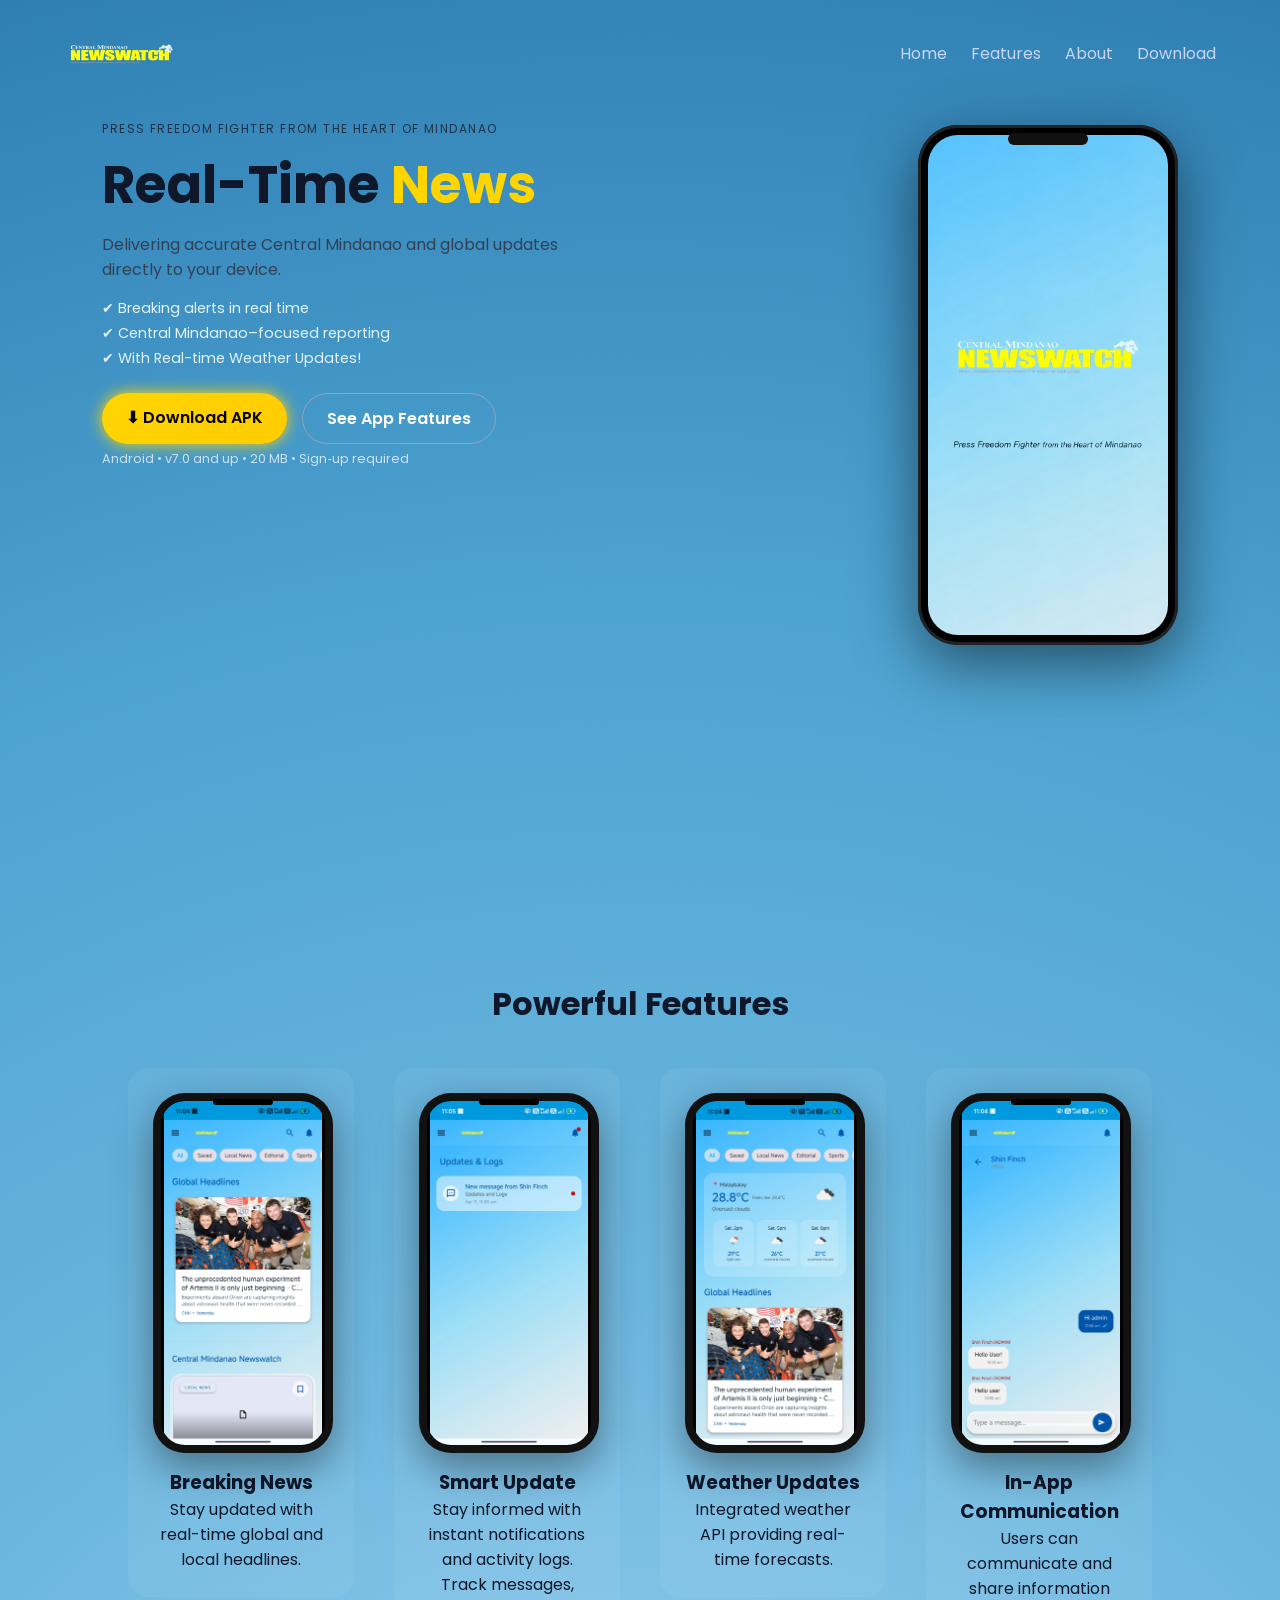
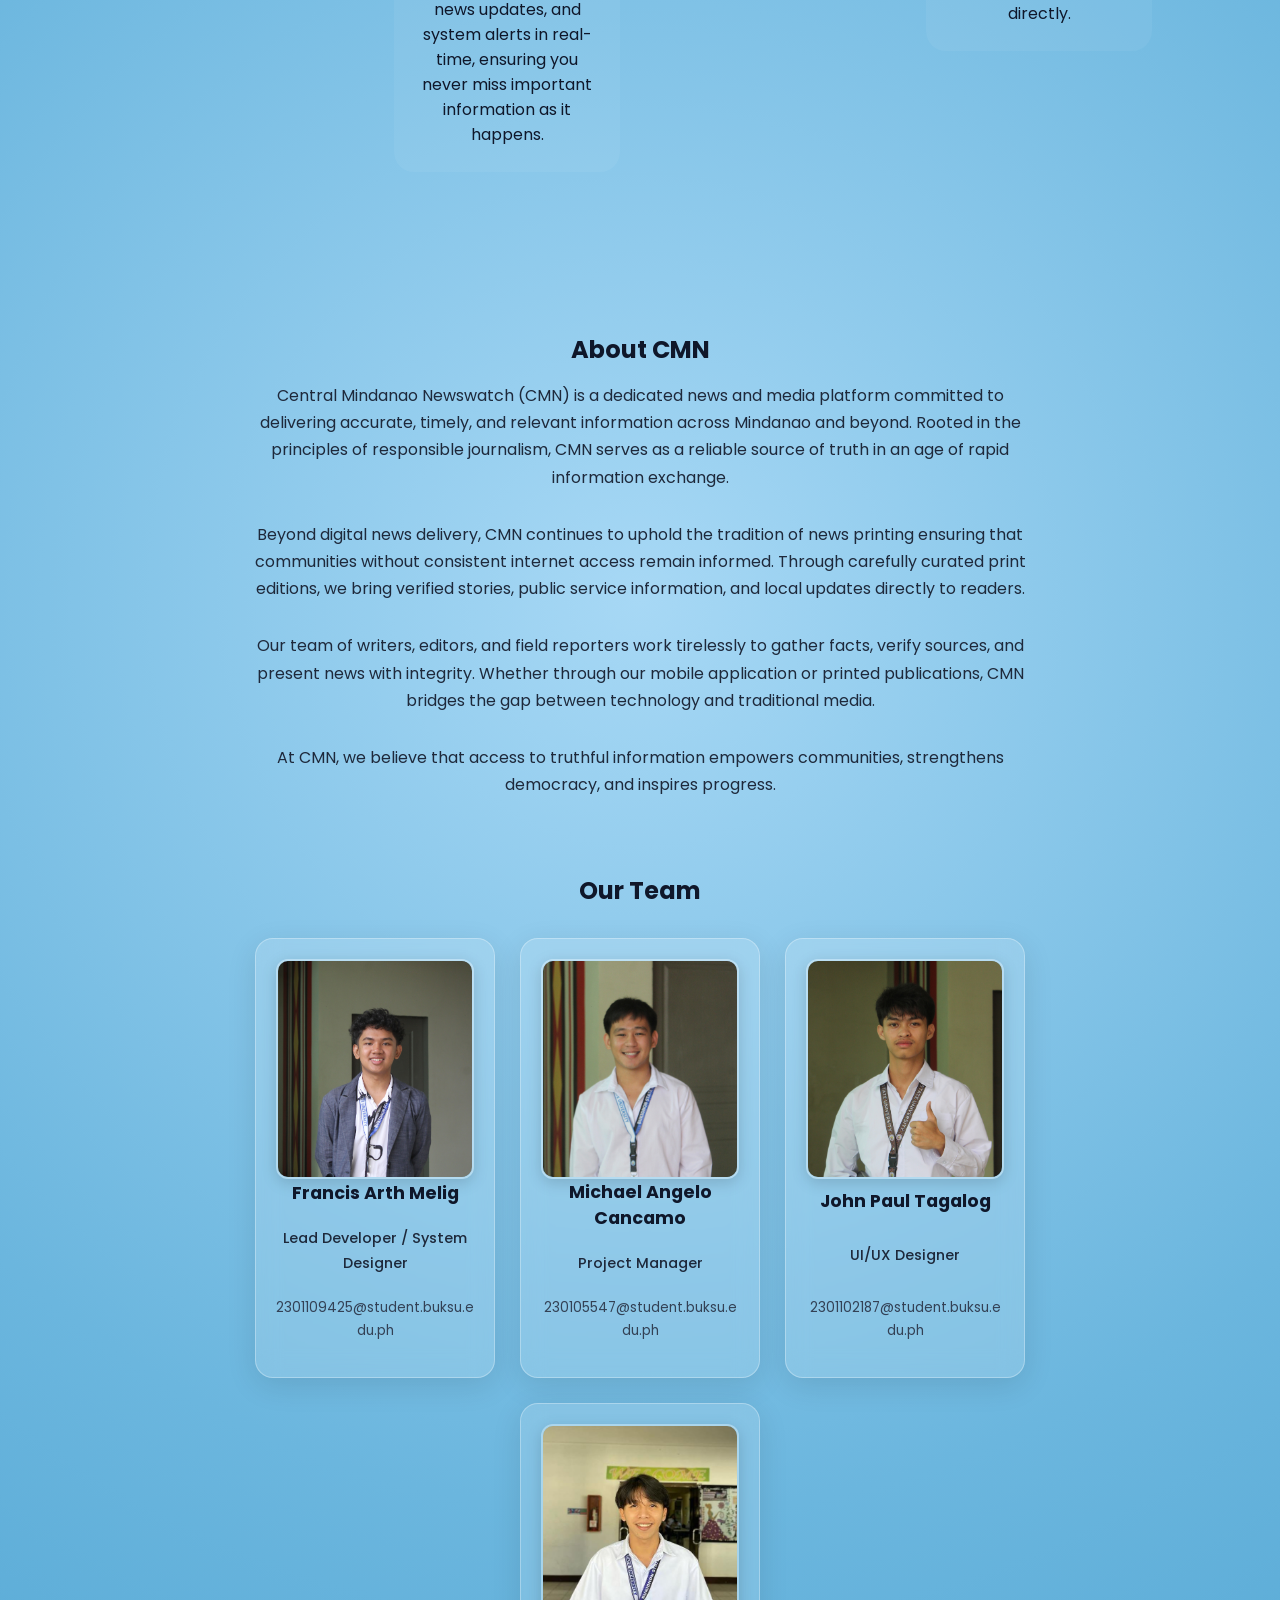
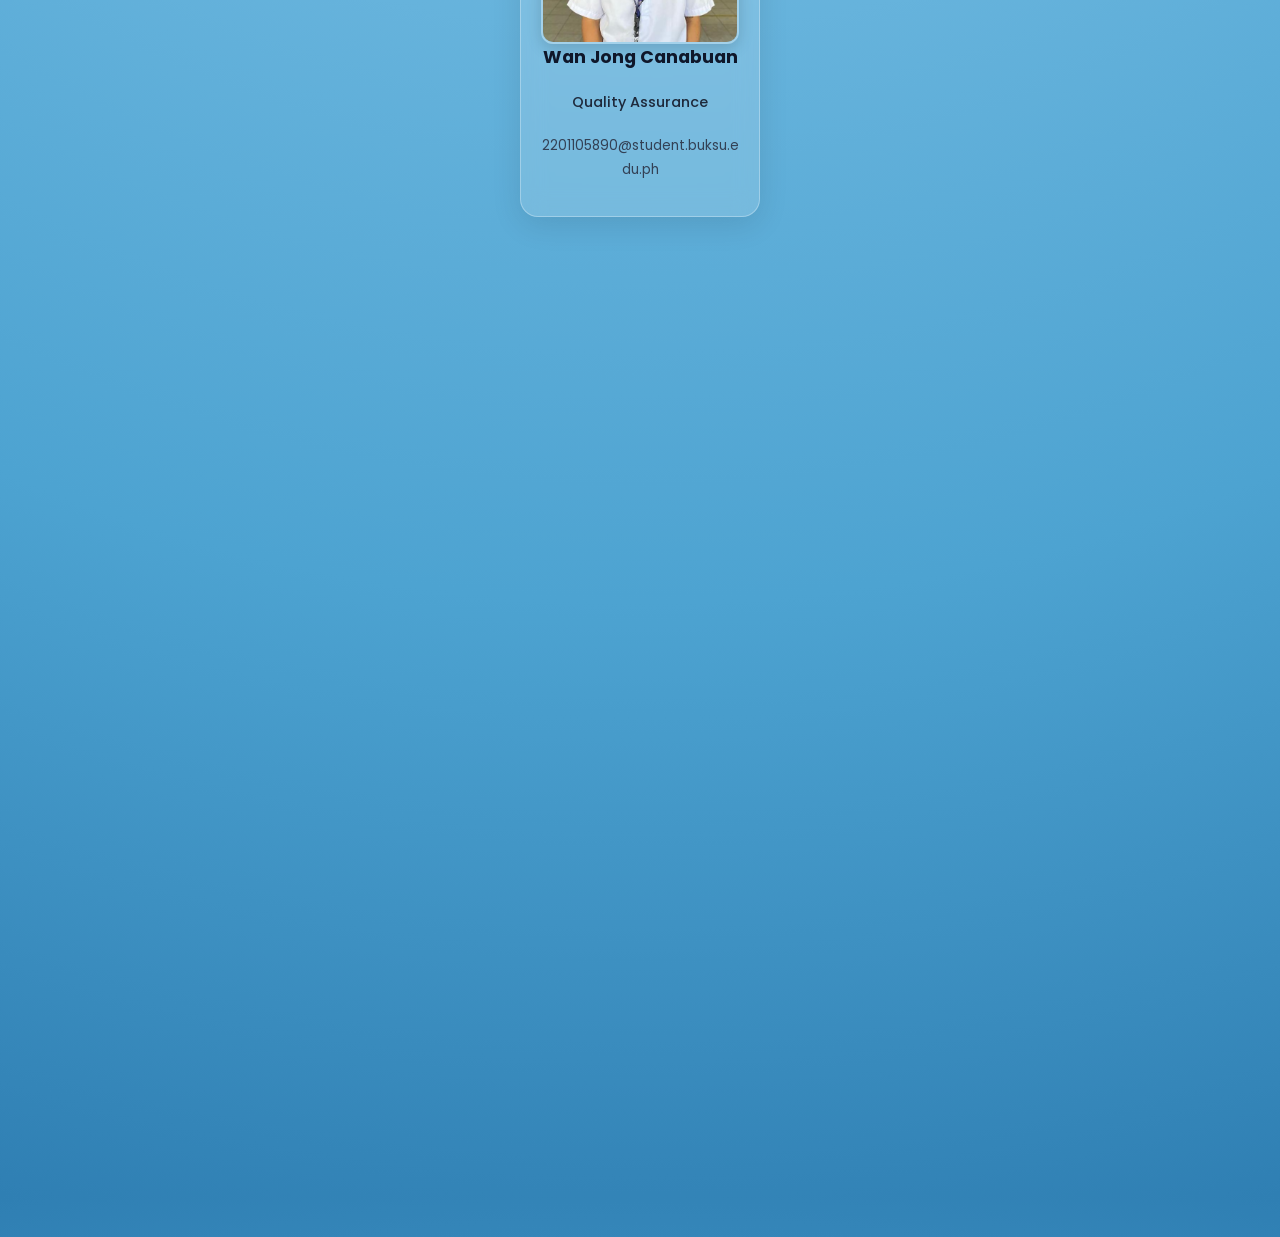
<file: index.html>
<!DOCTYPE html>
<html lang="en">
<head>
<meta charset="UTF-8">
<meta name="viewport" content="width=device-width, initial-scale=1.0">
<title>CMN - Central Mindanao Newswatch</title>
<link rel="icon" type="image/png" href="images/favicon.png">
<meta name="viewport" content="width=device-width, initial-scale=1.0">

<link rel="stylesheet" href="styles.css">
<link href="https://fonts.googleapis.com/css2?family=Poppins:wght@300;400;600;700&display=swap" rel="stylesheet">
</head>

<body>


<header id="navbar">
    <div class="nav-container">
        <img src="images/logo.png" class="logo-img" alt="CMN Logo">
        <div class="menu-toggle" id="menu-toggle">☰</div>
        <nav>
            <a href="#home">Home</a>
            <a href="#features">Features</a>
            <a href="#about">About</a>
            <a href="#download">Download</a>
        </nav>
    </div>
</header>

<section id="home" class="hero">
  <div class="hero-left">
    <p class="slogan">Press Freedom Fighter From The Heart Of Mindanao</p>

    <h1>Real-Time <span>News</span></h1>

    <p class="desc">
      Delivering accurate Central Mindanao and global updates directly to your device.
    </p>

    <ul class="hero-features">
      <li>✔ Breaking alerts in real time</li>
      <li>✔ Central Mindanao–focused reporting</li>
      <li>✔ With Real-time Weather Updates!</li>
    </ul>

    <div class="buttons">
      <a href="CentralMindanaoNewswatch.apk" download class="btn primary glow">
        ⬇ Download APK
      </a>
      <a href="#features" class="btn secondary js-scroll">
        See App Features
      </a>
    </div>

    <p class="hero-note">
      Android • v7.0 and up • 20 MB • Sign‑up required
    </p>
  </div>

  <div class="hero-right">
    <div class="phone-wrapper">
      <div class="phone">
        <img src="images/preview.png" class="phone-img" alt="App preview">
      </div>
    </div>
  </div>
</section>

<section id="features" class="features">
    <h2>Powerful Features</h2>

    <div class="feature-grid">

        <!-- CARD 1 -->
        <div class="card">
            <div class="phone-frame">
                <div class="phone-screen">
                    <img src="images/feature-news.jpg" alt="Breaking News">
                </div>
            </div>
            <h3>Breaking News</h3>
            <p>Stay updated with real-time global and local headlines.</p>
        </div>

        <!-- CARD 2 -->
        <div class="card">
            <div class="phone-frame">
                <div class="phone-screen">
                    <img src="images/feature-feed.jpg" alt="Smart Feed">
                </div>
            </div>
            <h3>Smart Update</h3>
            <p>Stay informed with instant notifications and activity logs. Track messages, news updates, and system alerts in real-time, ensuring you never miss important information as it happens. </p>
        </div>

        <!-- CARD 3 -->
        <div class="card">
            <div class="phone-frame">
                <div class="phone-screen">
                    <img src="images/feature-weather.jpg" alt="Weather Updates">
                </div>
            </div>
            <h3>Weather Updates</h3>
            <p>Integrated weather API providing real-time forecasts.</p>
        </div>

        <!-- CARD 4 -->
        <div class="card">
            <div class="phone-frame">
                <div class="phone-screen">
                    <img src="images/feature-chat.jpg" alt="Communication">
                </div>
            </div>
            <h3>In-App Communication</h3>
            <p>Users can communicate and share information directly.</p>
        </div>

    </div>
</section>

<section id="about" class="about">
    <h2>About CMN</h2>

    <p>
        Central Mindanao Newswatch (CMN) is a dedicated news and media platform committed to delivering accurate, timely, and relevant information across Mindanao and beyond. Rooted in the principles of responsible journalism, CMN serves as a reliable source of truth in an age of rapid information exchange.
    </p>

    <p>
        Beyond digital news delivery, CMN continues to uphold the tradition of news printing ensuring that communities without consistent internet access remain informed. Through carefully curated print editions, we bring verified stories, public service information, and local updates directly to readers.
    </p>

    <p>
        Our team of writers, editors, and field reporters work tirelessly to gather facts, verify sources, and present news with integrity. Whether through our mobile application or printed publications, CMN bridges the gap between technology and traditional media.
    </p>

    <p>
        At CMN, we believe that access to truthful information empowers communities, strengthens democracy, and inspires progress.
    </p>

    <div class="team-wrapper">
        <h2 class="team-title">Our Team</h2>

        <div class="team-container">

            <div class="team-card">
                <img src="images/melig.jpg" alt="Francis">
                <h3>Francis Arth Melig</h3>
                <p class="role">Lead Developer / System Designer</p>
                <p class="email">2301109425@student.buksu.edu.ph</p>
            </div>

            <div class="team-card">
                <img src="images/michael.jpg" alt="Michael">
                <h3>Michael Angelo Cancamo</h3>
                <p class="role">Project Manager</p>
                <p class="email">230105547@student.buksu.edu.ph</p>
            </div>

            <div class="team-card">
                <img src="images/paul.jpg" alt="John Paul">
                <h3>John Paul Tagalog</h3>
                <p class="role">UI/UX Designer</p>
                <p class="email">2301102187@student.buksu.edu.ph</p>
            </div>

            <div class="team-card">
                <img src="images/wan.jpg" alt="Wan Jong">
                <h3>Wan Jong Canabuan</h3>
                <p class="role">Quality Assurance</p>
                <p class="email">2201105890@student.buksu.edu.ph</p>
            </div>

        </div>
    </div>
    
</section>

<section id="download" class="download">
    <h2>Download Now</h2>
    <p>Experience real-time news anytime, anywhere.</p>

    <a href="CentralMindanaoNewswatch.apk" download class="btn primary glow">
        Download APK
    </a>
    
    <div class="specs">
    <div class="spec-box">

        <div class="spec-column">
            <h3>App Requirements</h3>
            <ul>
                <li><strong>OS:</strong> Android 7.0+</li>
                <li><strong>RAM:</strong> 2GB minimum</li>
                <li><strong>Storage:</strong> ~20MB+</li>
                <li><strong>Processor:</strong> Quad-core 1.5GHz+</li>
                <li><strong>Internet:</strong> Required</li>
                <li><strong>Google Services:</strong> Required</li>
            </ul>
        </div>

        <div class="spec-column">
            <h3>Features</h3>
            <ul>
                <li>Real-time news & weather</li>
                <li>Push notifications</li>
                <li>Secure login</li>
                <li>Material Design 3 UI</li>
            </ul>
        </div>

    </div>
</div>
</section>

<button id="topBtn">↑</button>

<script>
window.addEventListener("scroll", function () {
    const nav = document.getElementById("navbar");
    nav.classList.toggle("scrolled", window.scrollY > 50);
});

const topBtn = document.getElementById("topBtn");
window.onscroll = function () {
    topBtn.style.display = (document.documentElement.scrollTop > 300) ? "block" : "none";
};

topBtn.onclick = () => window.scrollTo({ top: 0, behavior: 'smooth' });
const toggle = document.getElementById("menu-toggle");
const nav = document.querySelector("nav");

toggle.onclick = () => {
    nav.classList.toggle("active");
};
const sections = document.querySelectorAll("section");

window.addEventListener("scroll", () => {
    sections.forEach(sec => {
        const top = sec.getBoundingClientRect().top;
        if (top < window.innerHeight - 100) {
            sec.classList.add("show");
        }
    });
});

document.querySelectorAll('.js-scroll').forEach(link => {
  link.addEventListener('click', function (e) {
    const targetId = this.getAttribute('href');
    if (targetId && targetId.startsWith('#')) {
      e.preventDefault();
      const el = document.querySelector(targetId);
      if (el) {
        el.scrollIntoView({ behavior: 'smooth' });
      }
    }
  });
});

</script>

</body>
</html>
</file>
<file: styles.css>
* { margin: 0; padding: 0; box-sizing: border-box; }
html { scroll-behavior: smooth; }

body {
    font-family: 'Poppins', sans-serif;
    background: radial-gradient(circle at center, #a7d8f5 0%, #6bb6de 40%, #4da3d1 70%, #2f7fb3 100%);
    color: #0f172a;
}

section {
    min-height: 100vh;
    display: flex;
    flex-direction: column;
    justify-content: center;
    opacity: 0;
    transform: translateY(40px);
    transition: 0.6s;
}

section.show {
    opacity: 1;
    transform: translateY(0);
}

.menu-toggle {
    display: none;
    font-size: 24px;
    color: #ffd500;
    cursor: pointer;
}

/* HEADER */
header {
    position: fixed;
    width: 100%;
    top: 0;
    z-index: 1000;
    padding: 15px 0;
    transition: 0.3s;
}

header.scrolled {
    background: rgba(0,0,0,0.6);
    backdrop-filter: blur(12px);
}

.nav-container {
    width: 90%;
    margin: auto;
    display: flex;
    justify-content: space-between;
    align-items: center;
}

.navbar {
    display: flex;
    align-items: center;
    height: 100px; /* increase this */
    padding: 10px 40px;
}

.logo-img {
    height: clamp(60px, 6vw, 90px);
    width: auto;
    display: block;
    max-height: none;
}

/* NAV */
nav a {
    position: relative;
    color: #cbd5f5;
    margin-left: 20px;
    text-decoration: none;
    transition: 0.3s;
}

nav a::after {
    content: '';
    position: absolute;
    left: 0;
    bottom: -5px;
    width: 0%;
    height: 2px;
    background: #ffd500;
    transition: width 0.3s ease;
}

nav a:hover {
    color: #ffea00;
    text-shadow: 0 0 8px rgba(255, 234, 0, 0.8);
}

nav a:hover::after {
    width: 100%;
}

/* HERO */
.hero {
    display: flex;
    flex-direction: row;
    justify-content: space-between;
    align-items: flex-start; /* 🔥 THIS IS THE FIX */
    padding: 120px 8%;
    min-height: 100vh;
    gap: 40px;
}

.hero-left {
    flex: 1;
    max-width: 520px;
}

.hero-right {
    display: flex;
    justify-content: center;
    align-items: flex-start; /* 🔥 match top alignment */
}  

.slogan {
    color: #1e293b;
    margin-bottom: 8px;
    text-transform: uppercase;
    letter-spacing: 0.12em;
    font-size: 0.75rem;
    opacity: 0.9;
}

.hero h1 {
    font-size: 52px;
    margin-bottom: 8px;
}

.hero span {
    color: #ffd500;
}

.desc {
    color: #334155;
    margin-bottom: 16px;
    max-width: 460px;
}

.hero-features {
    list-style: none;
    padding: 0;
    margin: 0 0 24px 0;
    color: #e2f3ff;
    font-size: 0.9rem;
}

.hero-features li {
    margin-bottom: 4px;
}

.hero-note {
    font-size: 0.8rem;
    color: rgba(226, 239, 255, 0.85);
}

/* BUTTONS */
.buttons {
    display: flex;
    gap: 15px;
    margin-bottom: 6px;
}

.btn {
    padding: 12px 24px;
    border-radius: 30px;
    text-decoration: none;
    font-weight: 600;
    transition: 0.3s;
}

/* ✅ YELLOW PRIMARY BUTTON */
.primary {
    background: linear-gradient(135deg, #ffd500, #ffcc00);
    color: #000;
    border: none;
    box-shadow: 0 8px 20px rgba(255, 213, 0, 0.4);
    position: relative;
    overflow: hidden;
}

.primary:hover {
    transform: translateY(-3px) scale(1.05);
    box-shadow: 0 12px 30px rgba(255, 213, 0, 0.6);
}

.primary:active {
    transform: scale(0.95);
}

.primary::after {
    content: '';
    position: absolute;
    width: 0;
    height: 0;
    background: rgba(255,255,255,0.5);
    border-radius: 50%;
    top: 50%;
    left: 50%;
    transform: translate(-50%, -50%);
    transition: width 0.4s ease, height 0.4s ease;
}

.primary:active::after {
    width: 200px;
    height: 200px;
}

.secondary {
    border: 1px solid #94a3b8;
    color: #fff;
}

.secondary:hover {
    background: rgba(255,255,255,0.1);
}

/* Glow updated to yellow */
.glow {
    box-shadow: 0 0 15px #ffd500;
}

/* PHONE */
.phone {
    width: 260px;
    height: 520px;
    border-radius: 40px;
    background: #000;
    padding: 10px;
    box-shadow: 
        0 20px 60px rgba(0,0,0,0.5),
        inset 0 0 0 3px #222;
    position: relative;

    transform-style: preserve-3d;
    transition: transform 0.3s ease;

    overflow: hidden;
}

.phone:hover {
    transform: rotateY(12deg) rotateX(8deg) scale(1.05);
}

/* Screen */
.phone-img {
    width: 100%;
    height: 100%;
    object-fit: cover;
    border-radius: 30px;
}

.phone::after {
    content: '';
    position: absolute;
    top: 0;
    left: -150%;
    width: 80%;
    height: 100%;
    background: linear-gradient(
        120deg,
        transparent,
        rgba(255,255,255,0.25),
        transparent
    );
    transform: skewX(-20deg);
    transition: 0.6s;
}

.phone:hover::after {
    left: 150%;
}

/* Camera notch */
.phone::before {
    content: '';
    position: absolute;
    top: 8px;
    left: 50%;
    transform: translateX(-50%);
    width: 80px;
    height: 12px;
    background: #111;
    border-radius: 10px;
}

.phone-wrapper {
    display: flex;
    justify-content: center;
    align-items: flex-start;
    margin-top: 5px; /* optional small tweak */
}

@keyframes float {
    0% { transform: translateY(0px); }
    50% { transform: translateY(-20px); }
    100% { transform: translateY(0px); }
}

/* FEATURES */
.features {
    padding: 80px 10%;
    text-align: center;
}

.features h2 {
    margin-bottom: 40px;
    font-size: 32px;
}

.feature-grid {
    display: grid;
    grid-template-columns: repeat(auto-fit, minmax(220px, 1fr));
    gap: 40px;
    align-items: start;
}

.card {
    background: rgba(255,255,255,0.05);
    padding: 25px;
    border-radius: 20px;
    transition: 0.3s;
    text-align: center;
}

.card:hover {
    transform: translateY(-10px);
    background: rgba(255,255,255,0.1);
}

.card img {
    width: 100%;
    border-radius: 15px;
    margin-bottom: 15px;
    transition: 0.3s;
    box-shadow: 0 10px 25px rgba(0,0,0,0.2);
    height: 220px;
    object-fit: cover;
}

/* hover effect */
.card:hover img {
    transform: scale(1.05);
    
}

.phone-frame {
    width: 180px;
    height: 360px;
    margin: 0 auto 15px;
    border-radius: 32px;
    background: #111;
    padding: 8px;
    position: relative;
    overflow: hidden;
    box-shadow: 0 15px 40px rgba(0,0,0,0.4);
}

.phone-frame::before {
    content: '';
    position: absolute;
    top: 6px;
    left: 50%;
    transform: translateX(-50%);
    width: 60px;
    height: 6px;
    background: #000;
    border-radius: 10px;
    z-index: 2;
}

/* screen inside phone */
.phone-frame img {
    width: 100%;
    height: 100%;
    object-fit: contain; /* 👈 keeps full image clean */
    background: #000; /* fills empty space nicely */
    border-radius: 20px;
    transition: transform 0.3s ease;
}

.phone-screen {
    width: 100%;
    height: 100%;
    border-radius: 24px;
    overflow: hidden;
    background: #000;
}

.phone-screen img {
    width: 100%;
    height: 100%;
    object-fit: contain; /* 🔥 keeps full image */
    transition: transform 0.3s ease;
}

.card:hover {
    transform: translateY(-5px);
    transition: 0.3s;
}

.card:hover .phone-screen img {
    transform: scale(1.03); /* smaller = safer */
}

.card:hover .phone-frame {
    transform: translateY(-10px) scale(1.03);
    box-shadow: 0 15px 40px rgba(0,0,0,0.4);
    transform: translateY(-5px);
}

.card:hover .phone-frame img {
    transform: scale(1.05); /* smaller zoom */
}

/* ABOUT */
.about {
    padding: 80px 10%;
    text-align: center;
}

.about p {
    max-width: 800px;
    margin: 15px auto;
    line-height: 1.7;
    color: #1e293b;
}

/* TEAM inside ABOUT */
.team-wrapper {
    margin-top: 60px;
}

.team-title {
    text-align: center;
    margin-bottom: 30px;
}

.team-container {
    display: flex;
    justify-content: center;
    gap: 25px;
    flex-wrap: wrap;
}

/* IMAGE FIX */
.team-card {
    width: 240px;
    padding: 20px;
    border-radius: 18px;

    /* GLASS EFFECT */
    background: rgba(255, 255, 255, 0.15);
    backdrop-filter: blur(12px);
    -webkit-backdrop-filter: blur(12px);

    border: 1px solid rgba(255, 255, 255, 0.3);

    /* SOFT SHADOW */
    box-shadow: 0 8px 30px rgba(0, 0, 0, 0.1);

    text-align: center;
    overflow: hidden;
    display: flex;
    flex-direction: column;
    justify-content: space-between;

    transition: 0.3s ease;
}

.team-card img {
    width: 100%;
    height: 220px;
    object-fit: cover;
    border: 2px solid rgba(255,255,255,0.3);
    border-radius: 12px; /* smoother corners */
    
    /* soften edges visually */
    box-shadow: 0 4px 15px rgba(0,0,0,0.15);

    transition: 0.3s ease;
}

.team-card:hover img {
    transform: scale(1.05);
}

/* TEXT CLEANUP */
.team-card h3 {
    font-size: 1.1rem;
    margin-bottom: 5px;
    color: #0f172a;
}

.team-card .role {
    font-size: 0.9rem;
    font-weight: 500;
    color: #1e293b;
    margin-bottom: 5px;
}

.team-card .email {
    font-size: 0.85rem;
    color: #334155;
    word-break: break-all; /* fixes long email overflow */
}
.team-card:hover {
    transform: translateY(-8px) scale(1.02);
    box-shadow: 0 12px 40px rgba(0, 0, 0, 0.2);
}

/* ✅ DOWNLOAD FIX */
.download {
    display: flex;
    flex-direction: column;
    align-items: center;
    text-align: center;
}

.download h2 {
    margin-bottom: 10px;
}

.download p {
    margin-bottom: 25px; /* 🔥 FIX overlap */
    color: #334155;
}

.download .btn {
    display: inline-block; /* prevents full width */
    padding: 14px 40px;
    border-radius: 40px;
    font-weight: 600;
    font-size: 16px;

    background: linear-gradient(135deg, #ffd500, #ffcc00);
    color: #000;

    box-shadow: 0 8px 25px rgba(255, 213, 0, 0.5);
    transition: 0.3s;

    text-align: center;
}

.download .btn:hover {
    transform: translateY(-3px) scale(1.05);
    box-shadow: 0 12px 35px rgba(255, 213, 0, 0.7);
}

.download .btn:active {
    transform: scale(0.95);
}

.specs {
    margin-top: 40px;
    display: flex;
    justify-content: center;
}

.spec-box {
    display: flex;
    gap: 40px;
    padding: 30px 40px;
    border-radius: 20px;

    background: rgba(255, 255, 255, 0.12);
    backdrop-filter: blur(14px);
    -webkit-backdrop-filter: blur(14px);

    border: 1px solid rgba(255, 255, 255, 0.25);
    box-shadow: 0 10px 30px rgba(0,0,0,0.1);

    max-width: 800px;
    width: 100%;
}

.spec-column {
    flex: 1;
    text-align: left;
}

.spec-column h3 {
    margin-bottom: 10px;
}

.spec-column ul {
    list-style: none;
    padding: 0;
}

.spec-column li {
    margin-bottom: 8px;
    font-size: 0.95rem;
    color: #1e293b;
}

.spec-column li::before {
    content: "• ";
    color: #facc15; /* matches your yellow button */
    font-weight: bold;
}

/* SCROLL TOP */
#topBtn {
    position: fixed;
    bottom: 30px;
    right: 30px;
    display: none;
    padding: 12px 16px;
    border: none;
    border-radius: 50%;
    background: #ffd500;
    color: #000;
    cursor: pointer;
}

#features {
    scroll-margin-top: 110px;
}

#about {
    scroll-margin-top: 110px;
}

#download {
    scroll-margin-top: 110px;
}

/* RESPONSIVE */
@media (max-width: 900px) {
    .hero {
        flex-direction: column; /* stack */
        text-align: center;
        align-items: center;
    }

    .hero-left {
        max-width: 100%;
    }

    .hero-right {
        margin-top: 30px;
    }

    .buttons {
        justify-content: center;
    }
    .feature-grid {
        grid-template-columns: 1fr;
    }
    .phone {
        width: 220px;
        height: 440px;
    }
}

@media (max-width: 500px) {
    .phone {
        width: 180px;
        height: 360px;
    }
    .btn {
        padding: 10px 20px;
        font-size: 14px;
    }
}
@media (max-width: 700px) {
    .menu-toggle {
        display: block;
    }

    nav {
        position: absolute;
        top: 70px;
        right: 0;
        background: rgba(0,0,0,0.8);
        width: 200px;
        display: none;
        flex-direction: column;
        padding: 20px;
        border-radius: 10px;
    }

    nav.active {
        display: flex;
    }

    nav a {
        margin: 10px 0;
    }
}
@media (max-width: 600px) {
    .hero h1 {
        font-size: 36px;
    }

    .desc {
        font-size: 14px;
    }
}

@media (max-width: 768px) {
    .spec-box {
        flex-direction: column;
        gap: 20px;
        text-align: center;
    }

    .spec-column {
        text-align: center;
    }
}
</file>
